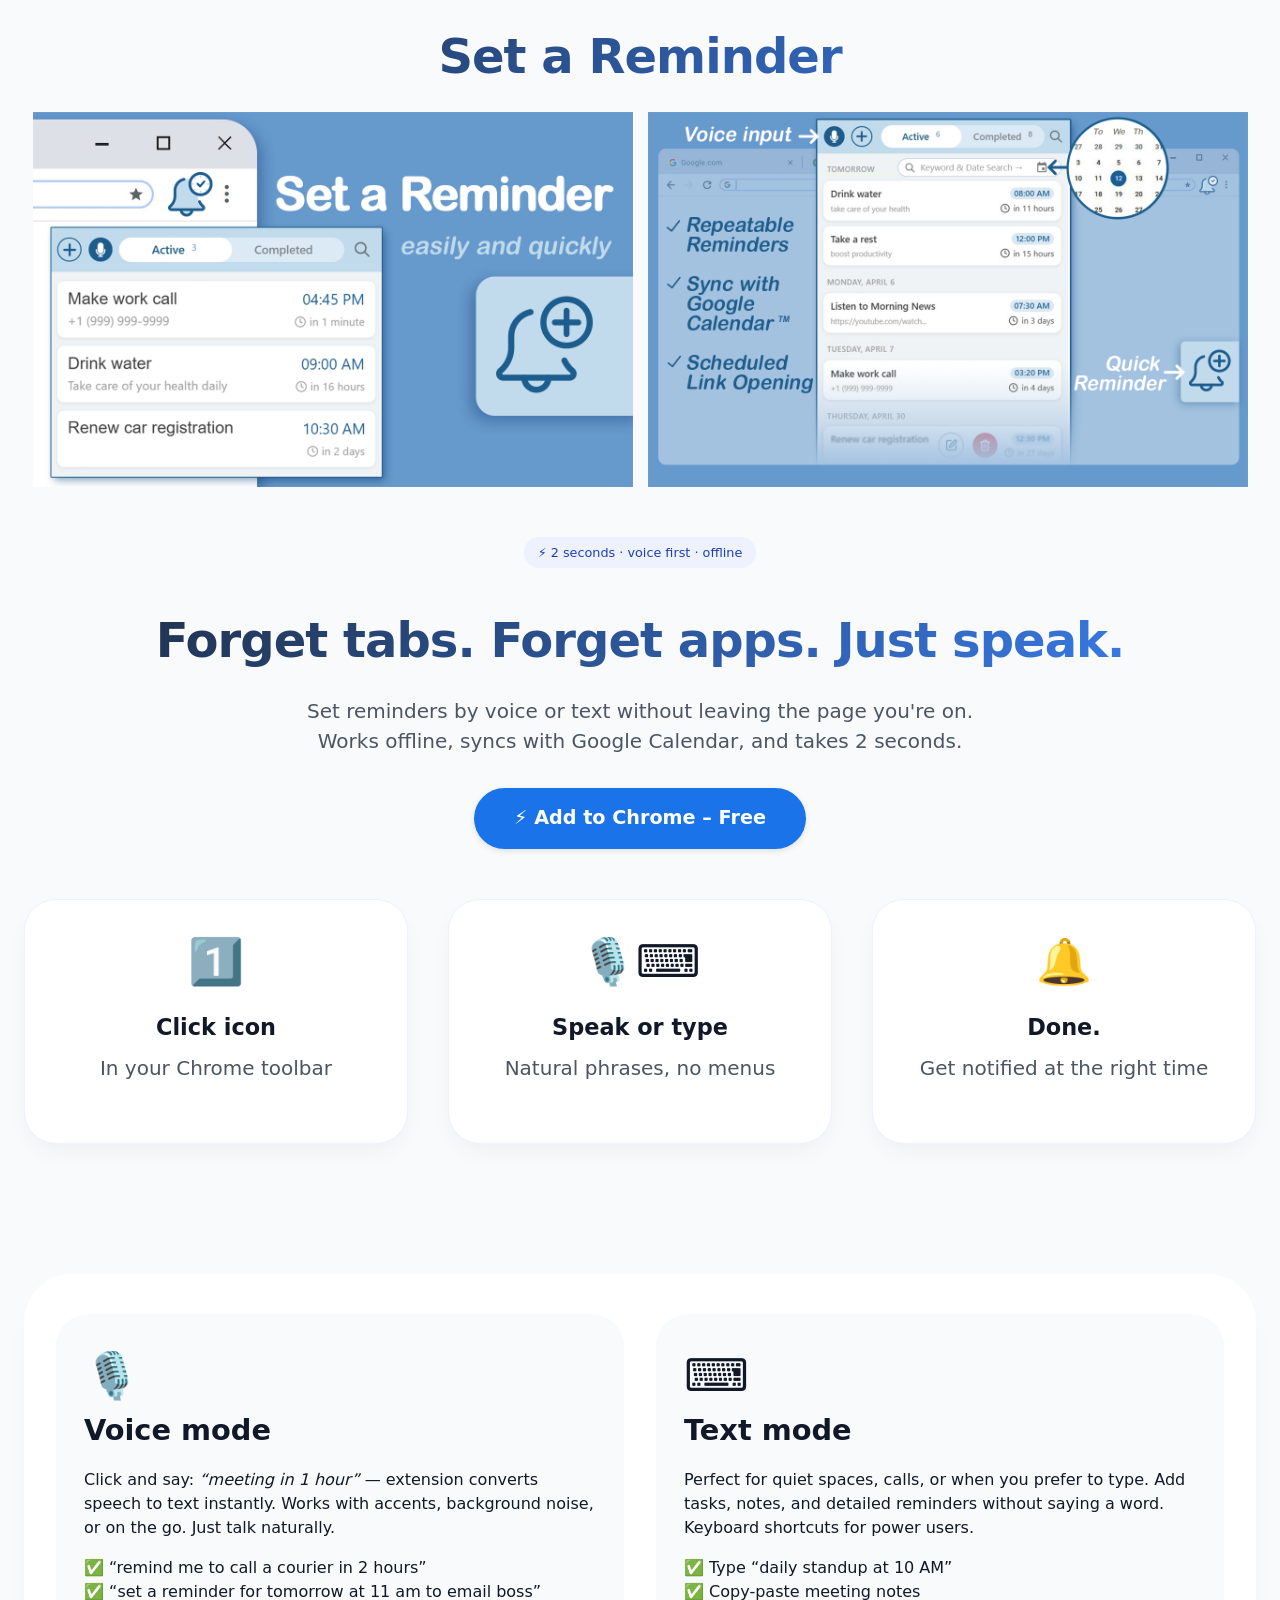
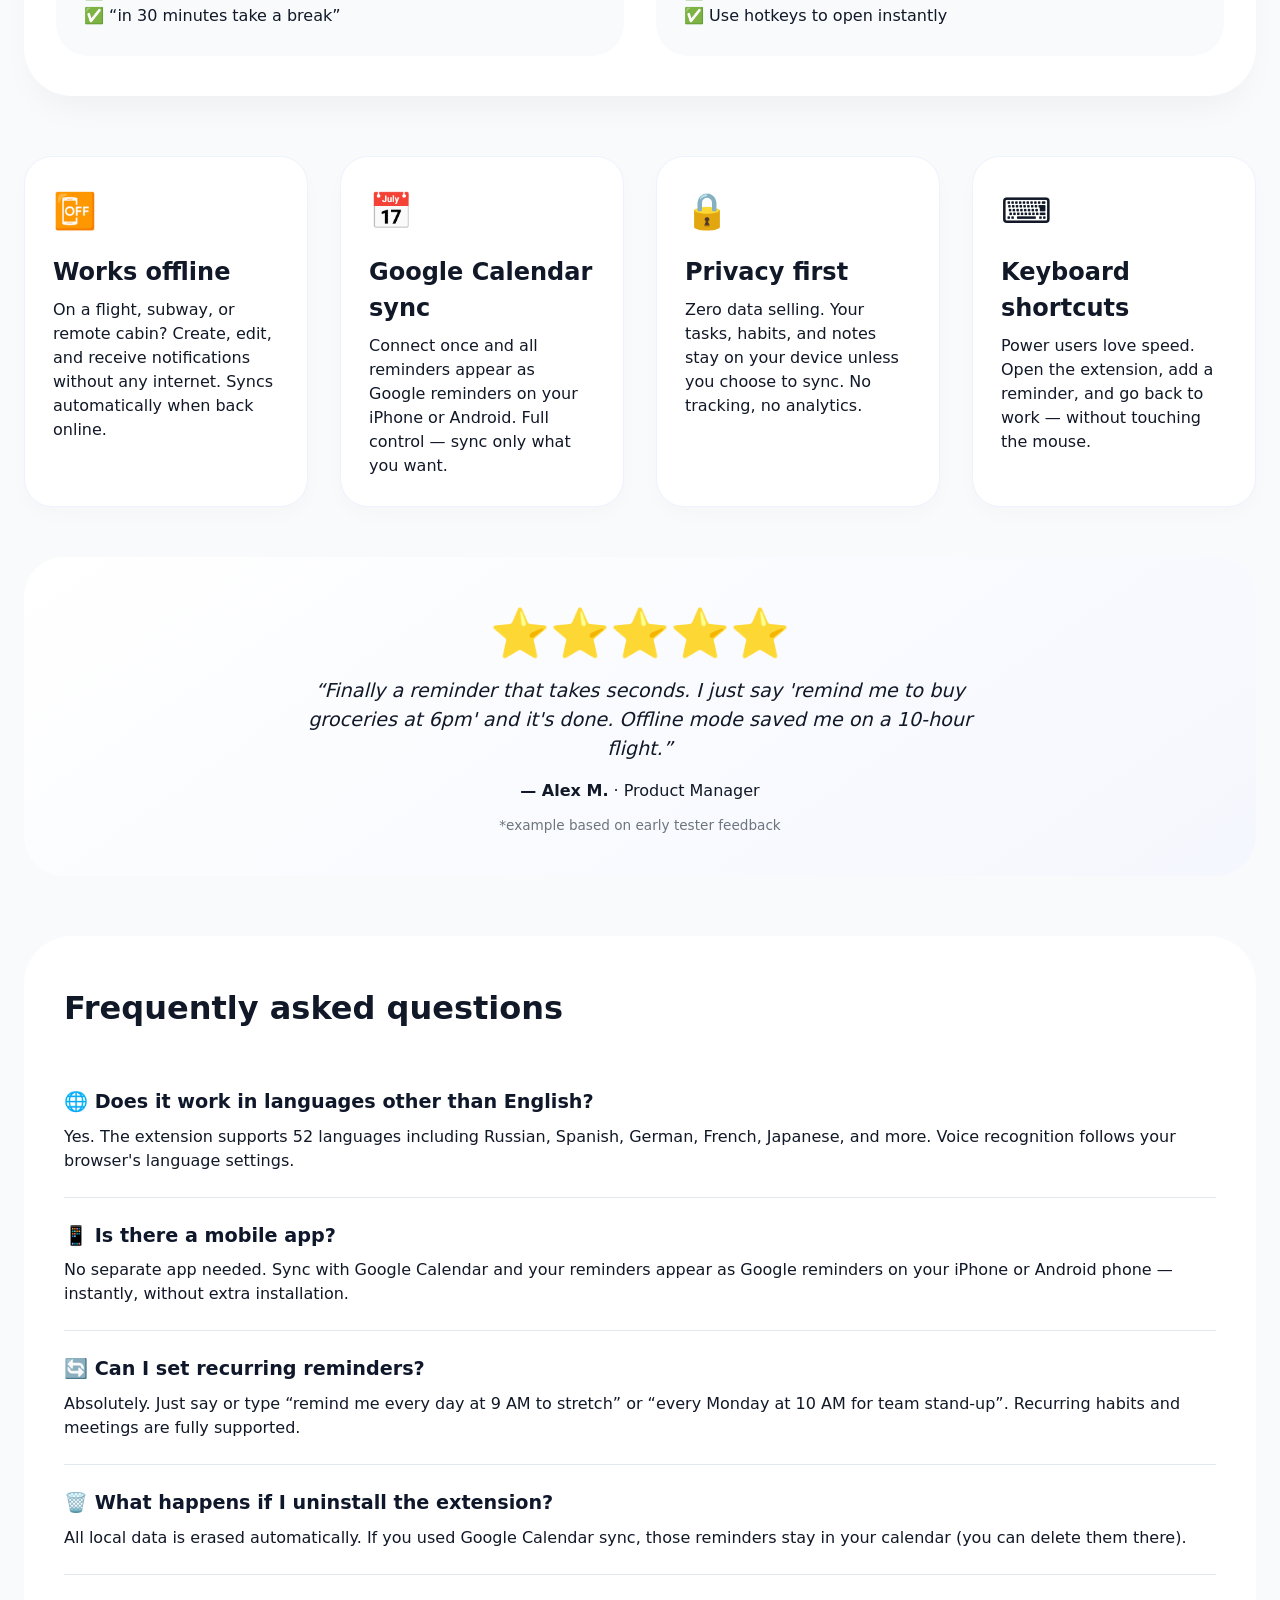
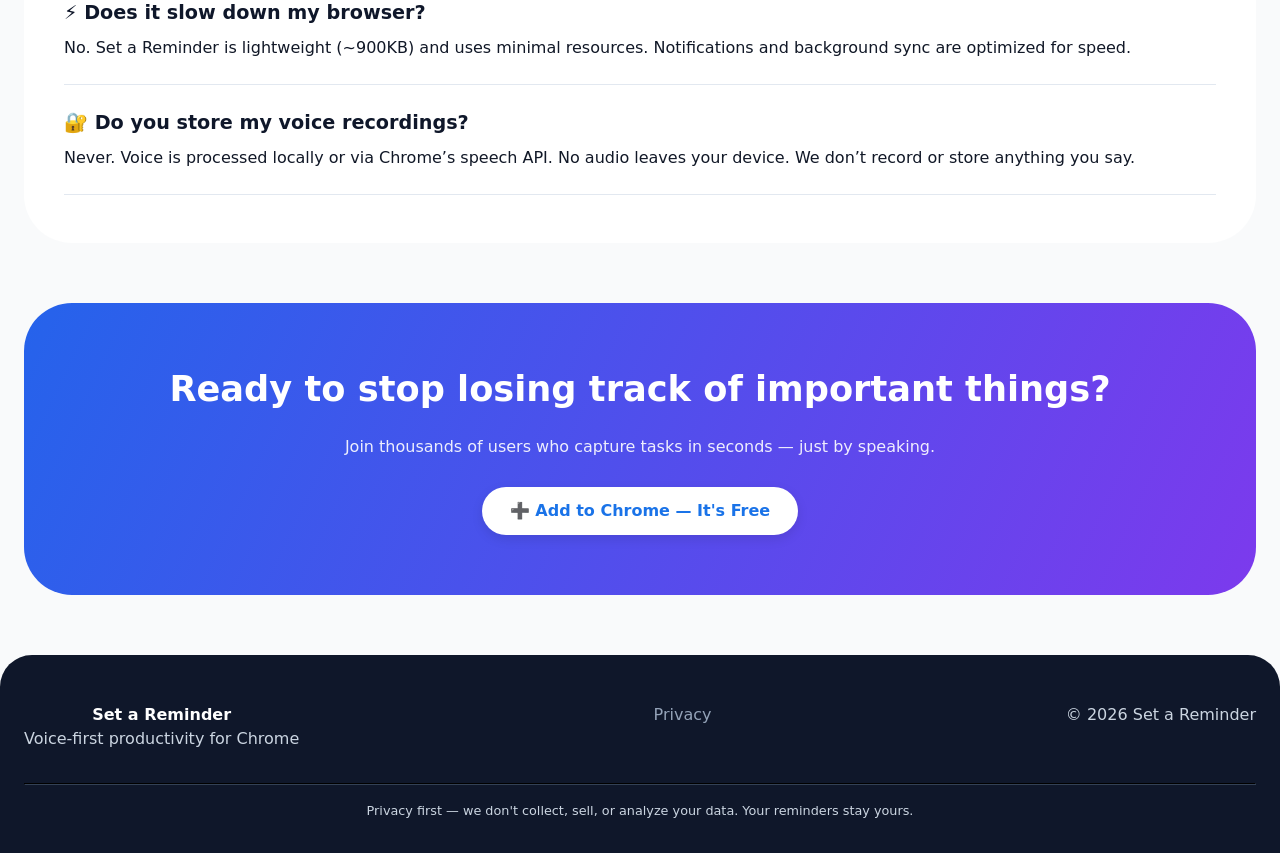
<file: index-en.html>
<!doctype html>
<html lang="en">
<head>
    <meta charset="UTF-8">
    <meta name="viewport" content="width=device-width, user-scalable=no, initial-scale=1.0, maximum-scale=1.0, minimum-scale=1.0">
    <style>
        body{
            text-align: center;
        }
        main{
            text-align: left;
            /*white-space: pre-line;*/
        }
        .images{
            display: flex;
            flex-wrap: wrap;
            justify-content: center;
            margin: 10px;
            gap: 15px;
        }
        .images img{
            flex: 0 1 47%;
            min-width: 600px;
        }
        nav{
            font-size: 16px;
        }

        h1{
            padding-top: 20px;
        }

         * {
      margin: 0;
      padding: 0;
      box-sizing: border-box;
    }

    body {
      font-family: system-ui, -apple-system, 'Segoe UI', Roboto, 'Helvetica Neue', sans-serif;
      background: #f9fafb;
      color: #111827;
      line-height: 1.5;
      scroll-behavior: smooth;
    }

    .container {
      max-width: 1280px;
      margin: 0 auto;
      padding: 0 24px;
    }

    /* header */
    .header {
      background: white;
      border-bottom: 1px solid #e5e7eb;
      position: sticky;
      top: 0;
      z-index: 50;
      backdrop-filter: blur(8px);
      background: rgba(255,255,255,0.92);
    }
    .header-inner {
      display: flex;
      align-items: center;
      justify-content: space-between;
      padding: 16px 0;
      flex-wrap: wrap;
      gap: 16px;
    }
    .logo {
      display: flex;
      align-items: center;
      gap: 10px;
      font-size: 1.5rem;
      font-weight: 700;
    }
    .logo span {
      background: linear-gradient(135deg, #3b82f6, #8b5cf6);
      -webkit-background-clip: text;
      background-clip: text;
      color: transparent;
    }
    .btn-chrome {
      background: #1a73e8;
      color: white;
      border: none;
      padding: 12px 28px;
      border-radius: 40px;
      font-weight: 600;
      font-size: 1rem;
      cursor: pointer;
      transition: all 0.2s ease;
      box-shadow: 0 2px 6px rgba(0,0,0,0.1);
      text-decoration: none;
      display: inline-flex;
      align-items: center;
      gap: 8px;
    }
    .btn-chrome:hover {
      background: #0d5cbd;
      transform: scale(1.02);
      box-shadow: 0 8px 20px rgba(26,115,232,0.3);
    }
    .btn-large {
      padding: 16px 40px;
      font-size: 1.2rem;
    }
    .hero {
      padding: 40px 0 30px;
      text-align: center;
    }
    h1 {
      font-size: 3rem;
      font-weight: 800;
      letter-spacing: -0.02em;
      background: linear-gradient(135deg, #1e293b, #3b82f6);
      background-clip: text;
      -webkit-background-clip: text;
      color: transparent;
      margin-bottom: 20px;
    }
    .hero p {
      font-size: 1.25rem;
      color: #4b5563;
      max-width: 700px;
      margin: 0 auto 32px;
    }
    .steps {
      display: flex;
      flex-wrap: wrap;
      justify-content: center;
      gap: 40px;
      margin: 50px 0 40px;
    }
    .step-card {
      background: white;
      border-radius: 32px;
      padding: 28px 20px;
      text-align: center;
      flex: 1;
      min-width: 180px;
      box-shadow: 0 10px 25px -5px rgba(0,0,0,0.05);
      border: 1px solid #eef2ff;
    }
    .step-icon {
      font-size: 2.8rem;
      margin-bottom: 16px;
    }
    .step-card h3 {
      font-size: 1.4rem;
      margin-bottom: 8px;
    }
    .two-columns {
      display: flex;
      flex-wrap: wrap;
      gap: 32px;
      margin: 60px 0;
      background: white;
      border-radius: 48px;
      padding: 40px 32px;
      box-shadow: 0 20px 35px -12px rgba(0,0,0,0.05);
    }
    .mode {
      flex: 1;
      background: #f8fafc;
      border-radius: 32px;
      padding: 28px;
      transition: all 0.2s;
    }
    .mode h3 {
      font-size: 1.8rem;
      margin-bottom: 16px;
    }
    .feature-grid {
      display: grid;
      grid-template-columns: repeat(auto-fit, minmax(260px, 1fr));
      gap: 32px;
      margin: 30px 0;
    }
    .feature {
      background: white;
      border-radius: 28px;
      padding: 28px;
      box-shadow: 0 8px 20px rgba(0,0,0,0.02);
      border: 1px solid #eef2ff;
    }
    .feature h3 {
      font-size: 1.5rem;
      margin: 16px 0 8px;
    }
    .testimonial {
      background: linear-gradient(145deg, #ffffff, #f5f7fe);
      border-radius: 40px;
      padding: 40px 32px;
      margin: 50px 0;
      text-align: center;
    }
    .faq {
      background: white;
      border-radius: 48px;
      padding: 48px 40px;
      margin: 60px 0;
    }
    .faq-item {
      border-bottom: 1px solid #e2e8f0;
      padding: 24px 0;
    }
    .faq-question {
      font-weight: 700;
      font-size: 1.2rem;
      margin-bottom: 8px;
      color: #0f172a;
    }
    .footer {
      background: #0f172a;
      color: #cbd5e1;
      padding: 48px 0 32px;
      margin-top: 60px;
      border-radius: 32px 32px 0 0;
    }
    .footer a {
      color: #94a3b8;
      text-decoration: none;
    }
    .cta-section {
      background: linear-gradient(115deg, #2563eb, #7c3aed);
      border-radius: 48px;
      padding: 60px 32px;
      text-align: center;
      color: white;
      margin: 40px 0 20px;
    }
    .cta-section h2 {
      font-size: 2.2rem;
      margin-bottom: 20px;
    }
    @media (max-width: 700px) {
      .hero h1 { font-size: 2.2rem; }
      .container { padding: 0 20px; }
      .step-card { min-width: 140px; }
    }
    .badge {
      display: inline-block;
      background: #eef2ff;
      color: #1e40af;
      border-radius: 40px;
      padding: 6px 14px;
      font-size: 0.8rem;
      font-weight: 500;
      margin-bottom: 16px;
    }

    </style>

    <title>Set a Reminder – Voice & Text Reminders for Chrome</title>
  <meta name="description" content="Add reminders by voice or text directly in your browser. Works offline, syncs with Google Calendar, and respects your privacy. The fastest reminder extension for Chrome.">
  <meta name="keywords" content="voice reminder, text reminder, chrome extension, google calendar sync, offline reminders, task manager, productivity tool">
  <meta name="author" content="Set a Reminder">
  <meta property="og:title" content="Set a Reminder – Voice & Text Reminders for Chrome">
  <meta property="og:description" content="The fastest way to capture tasks by voice or text. Offline-ready, privacy-first, and syncs with Google Calendar.">
  <meta property="og:type" content="website">
  <meta property="og:image" content="https://scorpin46.github.io/set-a-reminder.github.io/slide1-en.png">
  <meta name="twitter:card" content="summary_large_image">
  
    <link rel="icon" type="image/png" href="favicon.svg">
</head>
<body>
    <h1>Set a Reminder</h1>
    <div class="images">
        <img src="en-1.png" alt="">
        <img src="en-2.png" alt="">
    </div>
    <main>
  <div class="container">
    <!-- Hero -->
    <section class="hero">
      <div class="badge">⚡ 2 seconds · voice first · offline</div>
      <h1>Forget tabs. Forget apps. Just speak.</h1>
      <p>Set reminders by voice or text without leaving the page you're on. Works offline, syncs with Google Calendar, and takes 2 seconds.</p>
      <a href="https://chromewebstore.google.com/detail/set-a-reminder/okbopdkididkejgihepekdmohfomnnhc" class="btn-chrome btn-large">
        ⚡ Add to Chrome – Free
      </a>
      <div class="steps">
        <div class="step-card"><div class="step-icon">1️⃣</div><h3>Click icon</h3><p>In your Chrome toolbar</p></div>
        <div class="step-card"><div class="step-icon">🎙️⌨️</div><h3>Speak or type</h3><p>Natural phrases, no menus</p></div>
        <div class="step-card"><div class="step-icon">🔔</div><h3>Done.</h3><p>Get notified at the right time</p></div>
      </div>
    </section>

    <!-- Two modes -->
    <section class="two-columns">
      <div class="mode">
        <div style="font-size: 2.8rem;">🎙️</div>
        <h3>Voice mode</h3>
        <p>Click and say: <em>“meeting in 1 hour”</em> — extension converts speech to text instantly. Works with accents, background noise, or on the go. Just talk naturally.</p>
        <ul style="margin-top: 16px; list-style: none; padding-left: 0;">
          <li>✅ “remind me to call a courier in 2 hours”</li>
          <li>✅ “set a reminder for tomorrow at 11 am to email boss”</li>
          <li>✅ “in 30 minutes take a break”</li>
        </ul>
      </div>
      <div class="mode">
        <div style="font-size: 2.8rem;">⌨️</div>
        <h3>Text mode</h3>
        <p>Perfect for quiet spaces, calls, or when you prefer to type. Add tasks, notes, and detailed reminders without saying a word. Keyboard shortcuts for power users.</p>
        <ul style="margin-top: 16px; list-style: none; padding-left: 0;">
          <li>✅ Type “daily standup at 10 AM”</li>
          <li>✅ Copy-paste meeting notes</li>
          <li>✅ Use hotkeys to open instantly</li>
        </ul>
      </div>
    </section>

    <!-- 4 core features grid -->
    <div class="feature-grid">
      <div class="feature"><div style="font-size: 2.2rem;">📴</div><h3>Works offline</h3><p>On a flight, subway, or remote cabin? Create, edit, and receive notifications without any internet. Syncs automatically when back online.</p></div>
      <div class="feature"><div style="font-size: 2.2rem;">📅</div><h3>Google Calendar sync</h3><p>Connect once and all reminders appear as Google reminders on your iPhone or Android. Full control — sync only what you want.</p></div>
      <div class="feature"><div style="font-size: 2.2rem;">🔒</div><h3>Privacy first</h3><p>Zero data selling. Your tasks, habits, and notes stay on your device unless you choose to sync. No tracking, no analytics.</p></div>
      <div class="feature"><div style="font-size: 2.2rem;">⌨️</div><h3>Keyboard shortcuts</h3><p>Power users love speed. Open the extension, add a reminder, and go back to work — without touching the mouse.</p></div>
    </div>

    <!-- Testimonial (example placeholder) -->
    <div class="testimonial">
      <div style="font-size: 3rem; margin-bottom: 8px;">⭐⭐⭐⭐⭐</div>
      <p style="font-size: 1.2rem; max-width: 700px; margin: 0 auto 16px;"><em>“Finally a reminder that takes seconds. I just say 'remind me to buy groceries at 6pm' and it's done. Offline mode saved me on a 10-hour flight.”</em></p>
      <p><strong>— Alex M.</strong> · Product Manager</p>
      <p style="font-size: 0.85rem; color: #6c757d; margin-top: 12px;">*example based on early tester feedback</p>
    </div>

    <!-- FAQ section unique content -->
    <div class="faq">
      <h2 style="font-size: 2rem; margin-bottom: 32px;">Frequently asked questions</h2>
      <div class="faq-item"><div class="faq-question">🌐 Does it work in languages other than English?</div><p>Yes. The extension supports 52 languages including Russian, Spanish, German, French, Japanese, and more. Voice recognition follows your browser's language settings.</p></div>
      <div class="faq-item"><div class="faq-question">📱 Is there a mobile app?</div><p>No separate app needed. Sync with Google Calendar and your reminders appear as Google reminders on your iPhone or Android phone — instantly, without extra installation.</p></div>
      <div class="faq-item"><div class="faq-question">🔄 Can I set recurring reminders?</div><p>Absolutely. Just say or type “remind me every day at 9 AM to stretch” or “every Monday at 10 AM for team stand-up”. Recurring habits and meetings are fully supported.</p></div>
      <div class="faq-item"><div class="faq-question">🗑️ What happens if I uninstall the extension?</div><p>All local data is erased automatically. If you used Google Calendar sync, those reminders stay in your calendar (you can delete them there).</p></div>
      <div class="faq-item"><div class="faq-question">⚡ Does it slow down my browser?</div><p>No. Set a Reminder is lightweight (~900KB) and uses minimal resources. Notifications and background sync are optimized for speed.</p></div>
      <div class="faq-item"><div class="faq-question">🔐 Do you store my voice recordings?</div><p>Never. Voice is processed locally or via Chrome’s speech API. No audio leaves your device. We don’t record or store anything you say.</p></div>
    </div>

    <!-- CTA Section before footer -->
    <div class="cta-section">
      <h2>Ready to stop losing track of important things?</h2>
      <p style="margin-bottom: 28px; opacity: 0.9;">Join thousands of users who capture tasks in seconds — just by speaking.</p>
      <a href="https://chromewebstore.google.com/detail/set-a-reminder/okbopdkididkejgihepekdmohfomnnhc" class="btn-chrome" style="background: white; color: #1a73e8; box-shadow: 0 4px 12px rgba(0,0,0,0.1);">➕ Add to Chrome — It's Free</a>
    </div>
  </div>
</main>

<footer class="footer">
  <div class="container">
    <div style="display: flex; flex-wrap: wrap; justify-content: space-between; gap: 30px;">
      <div><strong style="color: white;">Set a Reminder</strong><br>Voice-first productivity for Chrome</div>
      <div><a href="privacy.html">Privacy</a></div>
      <div><span>© 2026 Set a Reminder</span></div>
    </div>
    <hr style="margin: 32px 0 16px; border-color: #334155;">
    <p style="font-size: 0.8rem; text-align: center;">Privacy first — we don't collect, sell, or analyze your data. Your reminders stay yours.</p>
  </div>
</footer>
</body>
</html>
</file>
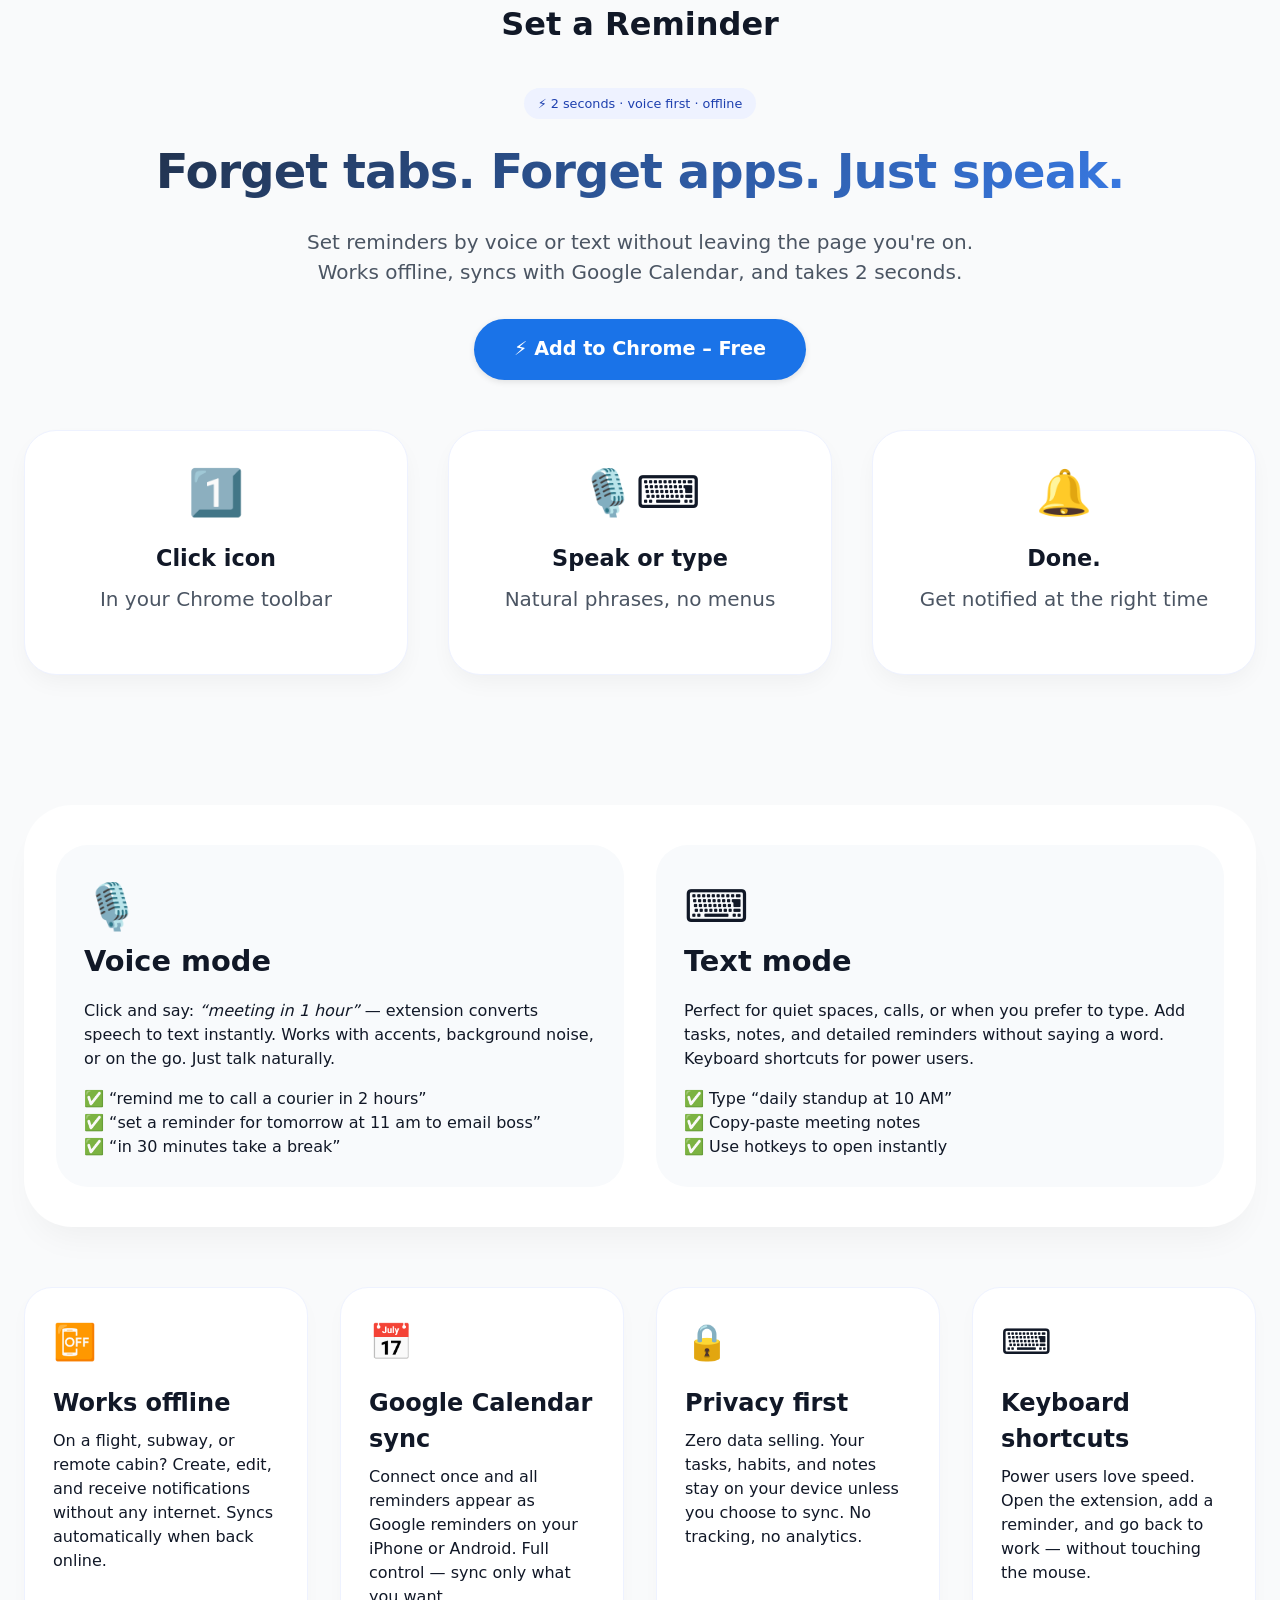
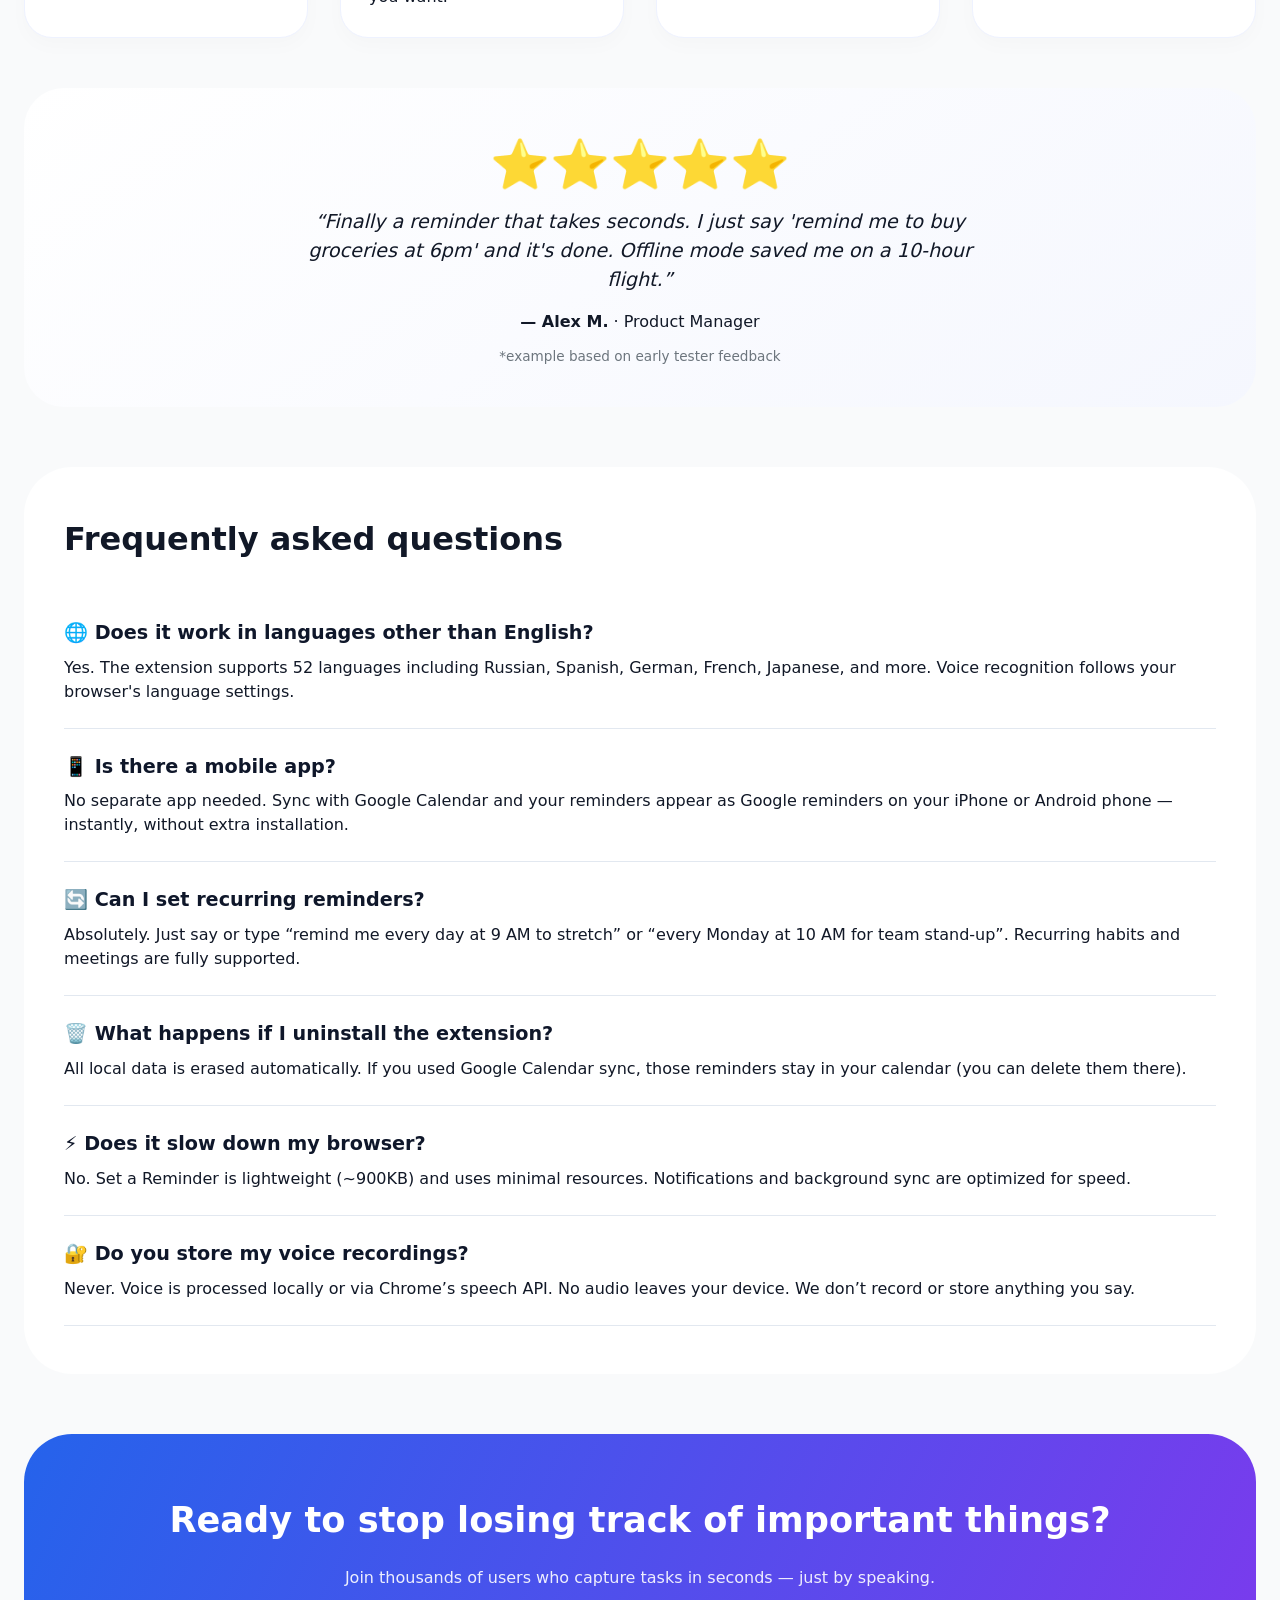
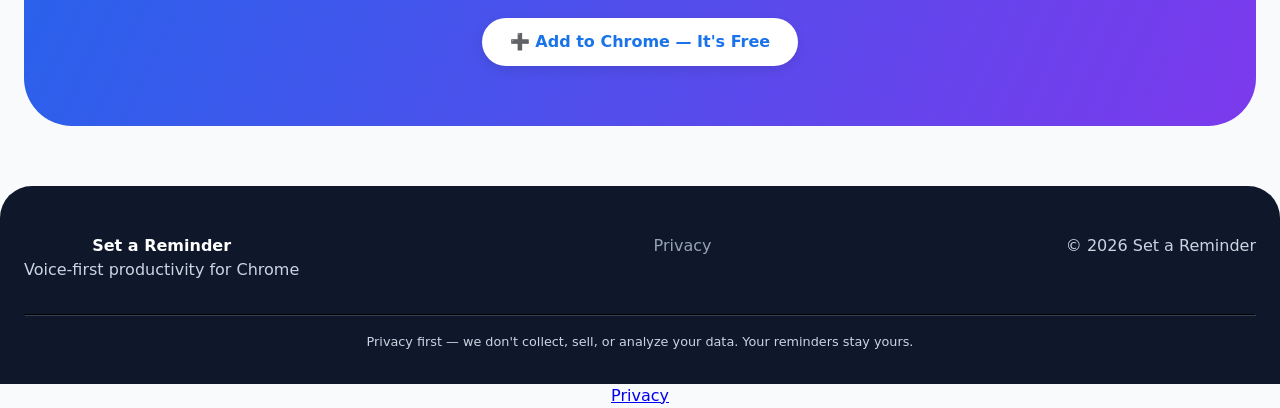
<file: index-lp.html>
<!doctype html>
<html lang="en">
<head>
    <meta charset="UTF-8">
    <meta name="viewport" content="width=device-width, user-scalable=no, initial-scale=1.0, maximum-scale=1.0, minimum-scale=1.0">
    <style>
        body{
            text-align: center;
        }
        main{
            text-align: left;
            /*white-space: pre-line;*/
        }
        .images{
            display: flex;
            flex-wrap: wrap;
            justify-content: center;
            margin: 10px;
            gap: 15px;
        }
        .images img{
            flex: 0 1 47%;
            min-width: 600px;
        }
        nav{
            font-size: 16px;
        }

         * {
      margin: 0;
      padding: 0;
      box-sizing: border-box;
    }

    body {
      font-family: system-ui, -apple-system, 'Segoe UI', Roboto, 'Helvetica Neue', sans-serif;
      background: #f9fafb;
      color: #111827;
      line-height: 1.5;
      scroll-behavior: smooth;
    }

    .container {
      max-width: 1280px;
      margin: 0 auto;
      padding: 0 24px;
    }

    /* header */
    .header {
      background: white;
      border-bottom: 1px solid #e5e7eb;
      position: sticky;
      top: 0;
      z-index: 50;
      backdrop-filter: blur(8px);
      background: rgba(255,255,255,0.92);
    }
    .header-inner {
      display: flex;
      align-items: center;
      justify-content: space-between;
      padding: 16px 0;
      flex-wrap: wrap;
      gap: 16px;
    }
    .logo {
      display: flex;
      align-items: center;
      gap: 10px;
      font-size: 1.5rem;
      font-weight: 700;
    }
    .logo span {
      background: linear-gradient(135deg, #3b82f6, #8b5cf6);
      -webkit-background-clip: text;
      background-clip: text;
      color: transparent;
    }
    .btn-chrome {
      background: #1a73e8;
      color: white;
      border: none;
      padding: 12px 28px;
      border-radius: 40px;
      font-weight: 600;
      font-size: 1rem;
      cursor: pointer;
      transition: all 0.2s ease;
      box-shadow: 0 2px 6px rgba(0,0,0,0.1);
      text-decoration: none;
      display: inline-flex;
      align-items: center;
      gap: 8px;
    }
    .btn-chrome:hover {
      background: #0d5cbd;
      transform: scale(1.02);
      box-shadow: 0 8px 20px rgba(26,115,232,0.3);
    }
    .btn-large {
      padding: 16px 40px;
      font-size: 1.2rem;
    }
    .hero {
      padding: 40px 0 30px;
      text-align: center;
    }
    .hero h1 {
      font-size: 3rem;
      font-weight: 800;
      letter-spacing: -0.02em;
      background: linear-gradient(135deg, #1e293b, #3b82f6);
      background-clip: text;
      -webkit-background-clip: text;
      color: transparent;
      margin-bottom: 20px;
    }
    .hero p {
      font-size: 1.25rem;
      color: #4b5563;
      max-width: 700px;
      margin: 0 auto 32px;
    }
    .steps {
      display: flex;
      flex-wrap: wrap;
      justify-content: center;
      gap: 40px;
      margin: 50px 0 40px;
    }
    .step-card {
      background: white;
      border-radius: 32px;
      padding: 28px 20px;
      text-align: center;
      flex: 1;
      min-width: 180px;
      box-shadow: 0 10px 25px -5px rgba(0,0,0,0.05);
      border: 1px solid #eef2ff;
    }
    .step-icon {
      font-size: 2.8rem;
      margin-bottom: 16px;
    }
    .step-card h3 {
      font-size: 1.4rem;
      margin-bottom: 8px;
    }
    .two-columns {
      display: flex;
      flex-wrap: wrap;
      gap: 32px;
      margin: 60px 0;
      background: white;
      border-radius: 48px;
      padding: 40px 32px;
      box-shadow: 0 20px 35px -12px rgba(0,0,0,0.05);
    }
    .mode {
      flex: 1;
      background: #f8fafc;
      border-radius: 32px;
      padding: 28px;
      transition: all 0.2s;
    }
    .mode h3 {
      font-size: 1.8rem;
      margin-bottom: 16px;
    }
    .feature-grid {
      display: grid;
      grid-template-columns: repeat(auto-fit, minmax(260px, 1fr));
      gap: 32px;
      margin: 30px 0;
    }
    .feature {
      background: white;
      border-radius: 28px;
      padding: 28px;
      box-shadow: 0 8px 20px rgba(0,0,0,0.02);
      border: 1px solid #eef2ff;
    }
    .feature h3 {
      font-size: 1.5rem;
      margin: 16px 0 8px;
    }
    .testimonial {
      background: linear-gradient(145deg, #ffffff, #f5f7fe);
      border-radius: 40px;
      padding: 40px 32px;
      margin: 50px 0;
      text-align: center;
    }
    .faq {
      background: white;
      border-radius: 48px;
      padding: 48px 40px;
      margin: 60px 0;
    }
    .faq-item {
      border-bottom: 1px solid #e2e8f0;
      padding: 24px 0;
    }
    .faq-question {
      font-weight: 700;
      font-size: 1.2rem;
      margin-bottom: 8px;
      color: #0f172a;
    }
    .footer {
      background: #0f172a;
      color: #cbd5e1;
      padding: 48px 0 32px;
      margin-top: 60px;
      border-radius: 32px 32px 0 0;
    }
    .footer a {
      color: #94a3b8;
      text-decoration: none;
    }
    .cta-section {
      background: linear-gradient(115deg, #2563eb, #7c3aed);
      border-radius: 48px;
      padding: 60px 32px;
      text-align: center;
      color: white;
      margin: 40px 0 20px;
    }
    .cta-section h2 {
      font-size: 2.2rem;
      margin-bottom: 20px;
    }
    @media (max-width: 700px) {
      .hero h1 { font-size: 2.2rem; }
      .container { padding: 0 20px; }
      .step-card { min-width: 140px; }
    }
    .badge {
      display: inline-block;
      background: #eef2ff;
      color: #1e40af;
      border-radius: 40px;
      padding: 6px 14px;
      font-size: 0.8rem;
      font-weight: 500;
      margin-bottom: 16px;
    }

    </style>

    <title>Set a Reminder – Voice & Text Reminders for Chrome</title>
  <meta name="description" content="Add reminders by voice or text directly in your browser. Works offline, syncs with Google Calendar, and respects your privacy. The fastest reminder extension for Chrome.">
  <meta name="keywords" content="voice reminder, text reminder, chrome extension, google calendar sync, offline reminders, task manager, productivity tool">
  <meta name="author" content="Set a Reminder">
  <meta property="og:title" content="Set a Reminder – Voice & Text Reminders for Chrome">
  <meta property="og:description" content="The fastest way to capture tasks by voice or text. Offline-ready, privacy-first, and syncs with Google Calendar.">
  <meta property="og:type" content="website">
  <meta property="og:image" content="https://scorpin46.github.io/set-a-reminder.github.io/banner.png">
  <meta name="twitter:card" content="summary_large_image">
  <link rel="icon" type="image/png" href="favicon.svg">
</head>
<body>
    <h1>Set a Reminder</h1>
    <main>
  <div class="container">
    <!-- Hero -->
    <section class="hero">
      <div class="badge">⚡ 2 seconds · voice first · offline</div>
      <h1>Forget tabs. Forget apps. Just speak.</h1>
      <p>Set reminders by voice or text without leaving the page you're on. Works offline, syncs with Google Calendar, and takes 2 seconds.</p>
      <a href="https://chromewebstore.google.com/detail/set-a-reminder/okbopdkididkejgihepekdmohfomnnhc" class="btn-chrome btn-large">
        ⚡ Add to Chrome – Free
      </a>
      <div class="steps">
        <div class="step-card"><div class="step-icon">1️⃣</div><h3>Click icon</h3><p>In your Chrome toolbar</p></div>
        <div class="step-card"><div class="step-icon">🎙️⌨️</div><h3>Speak or type</h3><p>Natural phrases, no menus</p></div>
        <div class="step-card"><div class="step-icon">🔔</div><h3>Done.</h3><p>Get notified at the right time</p></div>
      </div>
    </section>

    <!-- Two modes -->
    <section class="two-columns">
      <div class="mode">
        <div style="font-size: 2.8rem;">🎙️</div>
        <h3>Voice mode</h3>
        <p>Click and say: <em>“meeting in 1 hour”</em> — extension converts speech to text instantly. Works with accents, background noise, or on the go. Just talk naturally.</p>
        <ul style="margin-top: 16px; list-style: none; padding-left: 0;">
          <li>✅ “remind me to call a courier in 2 hours”</li>
          <li>✅ “set a reminder for tomorrow at 11 am to email boss”</li>
          <li>✅ “in 30 minutes take a break”</li>
        </ul>
      </div>
      <div class="mode">
        <div style="font-size: 2.8rem;">⌨️</div>
        <h3>Text mode</h3>
        <p>Perfect for quiet spaces, calls, or when you prefer to type. Add tasks, notes, and detailed reminders without saying a word. Keyboard shortcuts for power users.</p>
        <ul style="margin-top: 16px; list-style: none; padding-left: 0;">
          <li>✅ Type “daily standup at 10 AM”</li>
          <li>✅ Copy-paste meeting notes</li>
          <li>✅ Use hotkeys to open instantly</li>
        </ul>
      </div>
    </section>

    <!-- 4 core features grid -->
    <div class="feature-grid">
      <div class="feature"><div style="font-size: 2.2rem;">📴</div><h3>Works offline</h3><p>On a flight, subway, or remote cabin? Create, edit, and receive notifications without any internet. Syncs automatically when back online.</p></div>
      <div class="feature"><div style="font-size: 2.2rem;">📅</div><h3>Google Calendar sync</h3><p>Connect once and all reminders appear as Google reminders on your iPhone or Android. Full control — sync only what you want.</p></div>
      <div class="feature"><div style="font-size: 2.2rem;">🔒</div><h3>Privacy first</h3><p>Zero data selling. Your tasks, habits, and notes stay on your device unless you choose to sync. No tracking, no analytics.</p></div>
      <div class="feature"><div style="font-size: 2.2rem;">⌨️</div><h3>Keyboard shortcuts</h3><p>Power users love speed. Open the extension, add a reminder, and go back to work — without touching the mouse.</p></div>
    </div>

    <!-- Testimonial (example placeholder) -->
    <div class="testimonial">
      <div style="font-size: 3rem; margin-bottom: 8px;">⭐⭐⭐⭐⭐</div>
      <p style="font-size: 1.2rem; max-width: 700px; margin: 0 auto 16px;"><em>“Finally a reminder that takes seconds. I just say 'remind me to buy groceries at 6pm' and it's done. Offline mode saved me on a 10-hour flight.”</em></p>
      <p><strong>— Alex M.</strong> · Product Manager</p>
      <p style="font-size: 0.85rem; color: #6c757d; margin-top: 12px;">*example based on early tester feedback</p>
    </div>

    <!-- FAQ section unique content -->
    <div class="faq">
      <h2 style="font-size: 2rem; margin-bottom: 32px;">Frequently asked questions</h2>
      <div class="faq-item"><div class="faq-question">🌐 Does it work in languages other than English?</div><p>Yes. The extension supports 52 languages including Russian, Spanish, German, French, Japanese, and more. Voice recognition follows your browser's language settings.</p></div>
      <div class="faq-item"><div class="faq-question">📱 Is there a mobile app?</div><p>No separate app needed. Sync with Google Calendar and your reminders appear as Google reminders on your iPhone or Android phone — instantly, without extra installation.</p></div>
      <div class="faq-item"><div class="faq-question">🔄 Can I set recurring reminders?</div><p>Absolutely. Just say or type “remind me every day at 9 AM to stretch” or “every Monday at 10 AM for team stand-up”. Recurring habits and meetings are fully supported.</p></div>
      <div class="faq-item"><div class="faq-question">🗑️ What happens if I uninstall the extension?</div><p>All local data is erased automatically. If you used Google Calendar sync, those reminders stay in your calendar (you can delete them there).</p></div>
      <div class="faq-item"><div class="faq-question">⚡ Does it slow down my browser?</div><p>No. Set a Reminder is lightweight (~900KB) and uses minimal resources. Notifications and background sync are optimized for speed.</p></div>
      <div class="faq-item"><div class="faq-question">🔐 Do you store my voice recordings?</div><p>Never. Voice is processed locally or via Chrome’s speech API. No audio leaves your device. We don’t record or store anything you say.</p></div>
    </div>

    <!-- CTA Section before footer -->
    <div class="cta-section">
      <h2>Ready to stop losing track of important things?</h2>
      <p style="margin-bottom: 28px; opacity: 0.9;">Join thousands of users who capture tasks in seconds — just by speaking.</p>
      <a href="https://chromewebstore.google.com/detail/set-a-reminder/okbopdkididkejgihepekdmohfomnnhc" class="btn-chrome" style="background: white; color: #1a73e8; box-shadow: 0 4px 12px rgba(0,0,0,0.1);">➕ Add to Chrome — It's Free</a>
    </div>
  </div>
</main>

<footer class="footer">
  <div class="container">
    <div style="display: flex; flex-wrap: wrap; justify-content: space-between; gap: 30px;">
      <div><strong style="color: white;">Set a Reminder</strong><br>Voice-first productivity for Chrome</div>
      <div><a href="privacy.html">Privacy</a></div>
      <div><span>© 2026 Set a Reminder</span></div>
    </div>
    <hr style="margin: 32px 0 16px; border-color: #334155;">
    <p style="font-size: 0.8rem; text-align: center;">Privacy first — we don't collect, sell, or analyze your data. Your reminders stay yours.</p>
  </div>
</footer>
    <a href="privacy.html">Privacy</a>
</body>
</html>
</file>
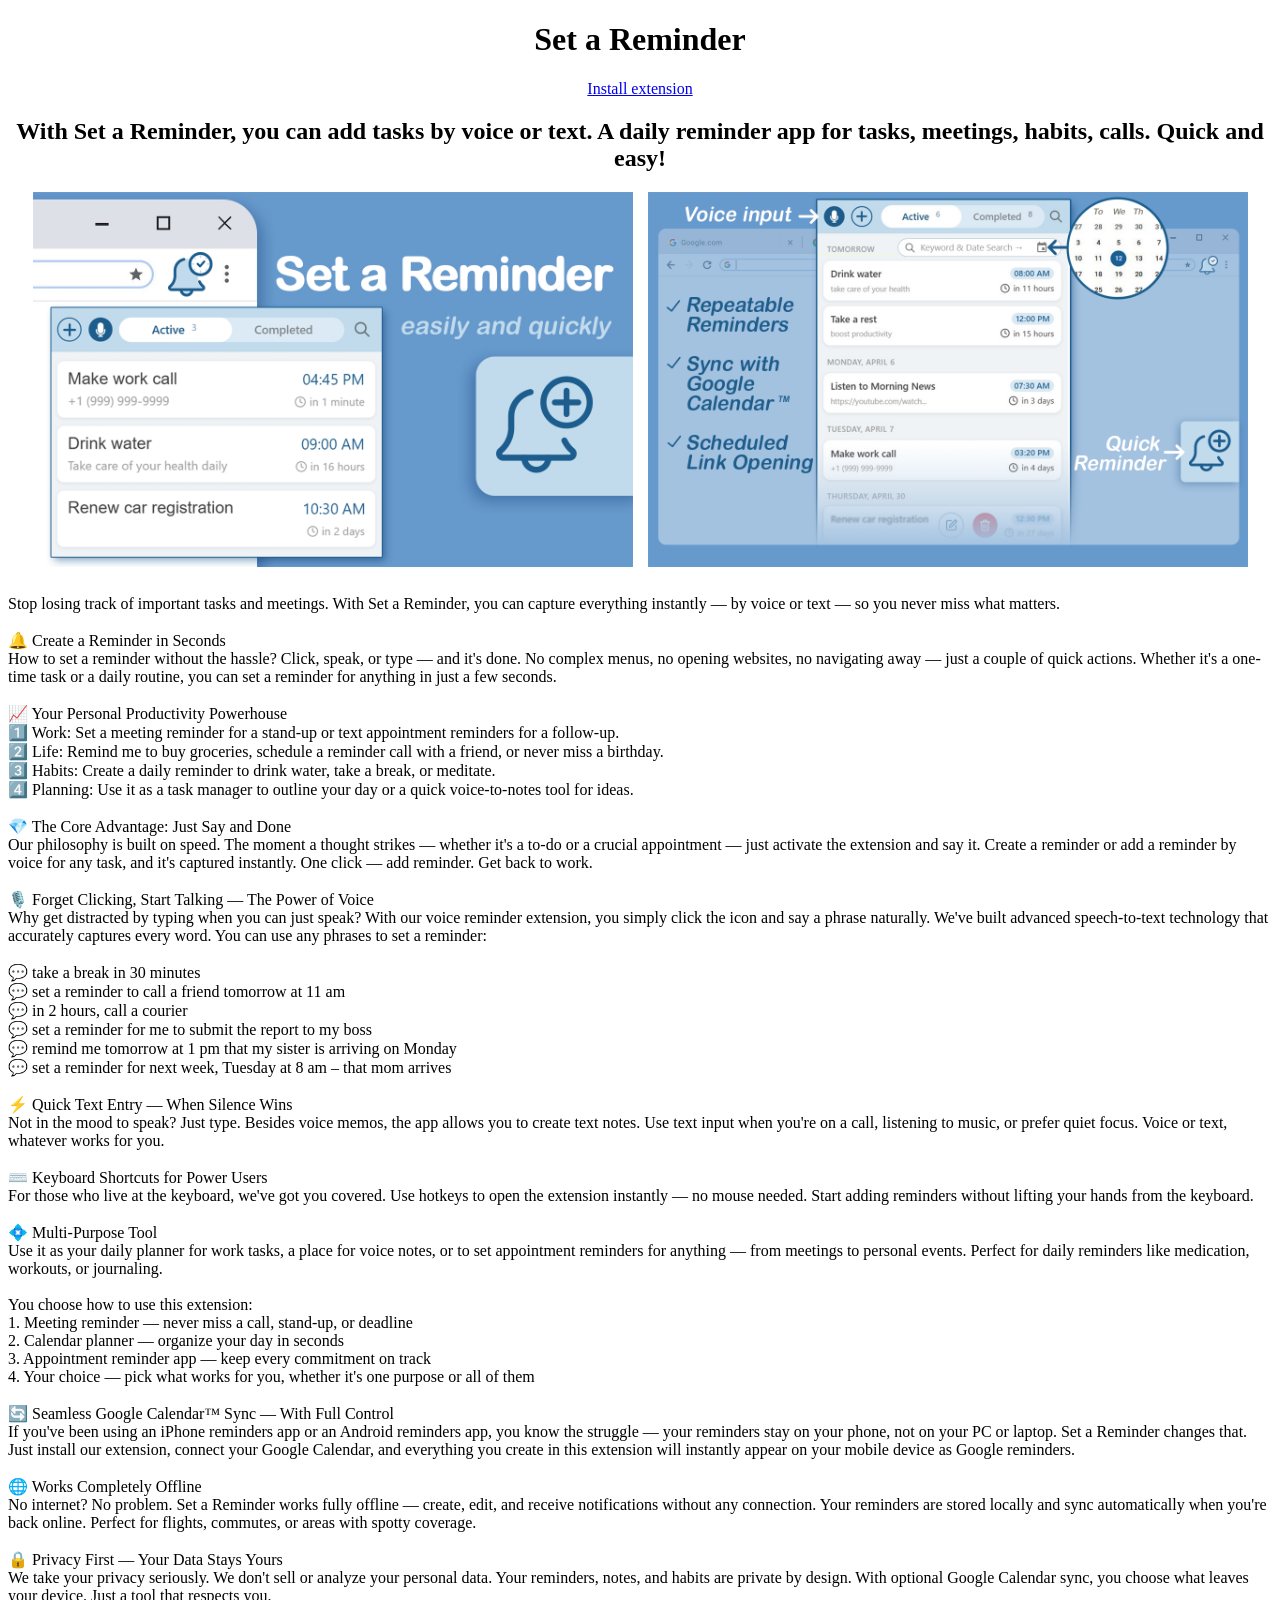
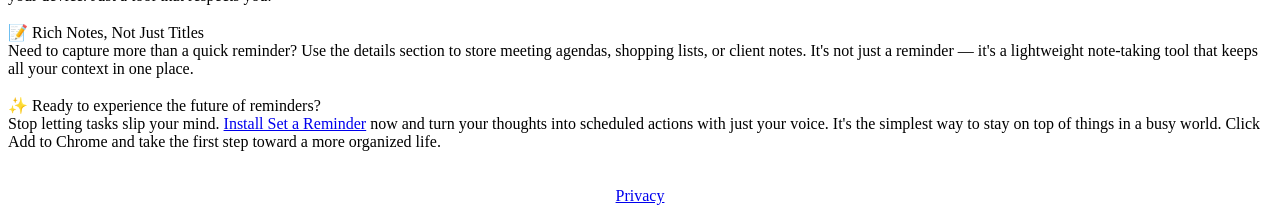
<file: index-old.html>
<!doctype html>
<html lang="en">
<head>
    <meta charset="UTF-8">
    <meta name="robots" content="noindex">
    <meta name="viewport" content="width=device-width, user-scalable=no, initial-scale=1.0, maximum-scale=1.0, minimum-scale=1.0">
    <title>Set a Reminder Chrome Extension</title>
    <style>
        body{
            text-align: center;
        }
        main{
            text-align: left;
            white-space: pre-line;
        }
        .images{
            display: flex;
            flex-wrap: wrap;
            justify-content: center;
            margin: 10px;
            gap: 15px;
        }
        .images img{
            flex: 0 1 47%;
            min-width: 600px;
        }
    </style>
</head>
<body>
    <h1>Set a Reminder</h1>
    <nav>
        <a href="https://chromewebstore.google.com/detail/set-a-reminder/okbopdkididkejgihepekdmohfomnnhc">Install extension</a>
    </nav>
    <h2>With Set a Reminder, you can add tasks by voice or text. A daily reminder app for tasks, meetings, habits, calls. Quick and easy!</h2>
    <div class="images">
        <img src="en-1.png" alt="">
        <img src="en-2.png" alt="">
    </div>

    <main>
        Stop losing track of important tasks and meetings. With Set a Reminder, you can capture everything instantly — by voice or text — so you never miss what matters.

        🔔 Create a Reminder in Seconds
        How to set a reminder without the hassle? Click, speak, or type — and it's done. No complex menus, no opening websites, no navigating away — just a couple of quick actions. Whether it's a one-time task or a daily routine, you can set a reminder for anything in just a few seconds.

        📈 Your Personal Productivity Powerhouse
        1️⃣ Work: Set a meeting reminder for a stand-up or text appointment reminders for a follow-up.
        2️⃣ Life: Remind me to buy groceries, schedule a reminder call with a friend, or never miss a birthday.
        3️⃣ Habits: Create a daily reminder to drink water, take a break, or meditate.
        4️⃣ Planning: Use it as a task manager to outline your day or a quick voice-to-notes tool for ideas.

        💎 The Core Advantage: Just Say and Done
        Our philosophy is built on speed. The moment a thought strikes — whether it's a to-do or a crucial appointment — just activate the extension and say it. Create a reminder or add a reminder by voice for any task, and it's captured instantly. One click — add reminder. Get back to work.

        🎙️ Forget Clicking, Start Talking — The Power of Voice
        Why get distracted by typing when you can just speak? With our voice reminder extension, you simply click the icon and say a phrase naturally. We've built advanced speech-to-text technology that accurately captures every word. You can use any phrases to set a reminder:

        💬 take a break in 30 minutes
        💬 set a reminder to call a friend tomorrow at 11 am
        💬 in 2 hours, call a courier
        💬 set a reminder for me to submit the report to my boss
        💬 remind me tomorrow at 1 pm that my sister is arriving on Monday
        💬 set a reminder for next week, Tuesday at 8 am – that mom arrives

        ⚡ Quick Text Entry — When Silence Wins
        Not in the mood to speak? Just type. Besides voice memos, the app allows you to create text notes. Use text input when you're on a call, listening to music, or prefer quiet focus. Voice or text, whatever works for you.

        ⌨️ Keyboard Shortcuts for Power Users
        For those who live at the keyboard, we've got you covered. Use hotkeys to open the extension instantly — no mouse needed. Start adding reminders without lifting your hands from the keyboard.

        💠 Multi-Purpose Tool
        Use it as your daily planner for work tasks, a place for voice notes, or to set appointment reminders for anything — from meetings to personal events. Perfect for daily reminders like medication, workouts, or journaling.

        You choose how to use this extension:
        1. Meeting reminder — never miss a call, stand-up, or deadline
        2. Calendar planner — organize your day in seconds
        3. Appointment reminder app — keep every commitment on track
        4. Your choice — pick what works for you, whether it's one purpose or all of them

        🔄 Seamless Google Calendar™ Sync — With Full Control
        If you've been using an iPhone reminders app or an Android reminders app, you know the struggle — your reminders stay on your phone, not on your PC or laptop. Set a Reminder changes that. Just install our extension, connect your Google Calendar, and everything you create in this extension will instantly appear on your mobile device as Google reminders.

        🌐 Works Completely Offline
        No internet? No problem. Set a Reminder works fully offline — create, edit, and receive notifications without any connection. Your reminders are stored locally and sync automatically when you're back online. Perfect for flights, commutes, or areas with spotty coverage.

        🔒 Privacy First — Your Data Stays Yours
        We take your privacy seriously. We don't sell or analyze your personal data. Your reminders, notes, and habits are private by design. With optional Google Calendar sync, you choose what leaves your device. Just a tool that respects you.

        📝 Rich Notes, Not Just Titles
        Need to capture more than a quick reminder? Use the details section to store meeting agendas, shopping lists, or client notes. It's not just a reminder — it's a lightweight note-taking tool that keeps all your context in one place.

        ✨ Ready to experience the future of reminders?
        Stop letting tasks slip your mind. <a href="https://chromewebstore.google.com/detail/set-a-reminder/okbopdkididkejgihepekdmohfomnnhc">Install Set a Reminder</a> now and turn your thoughts into scheduled actions with just your voice. It's the simplest way to stay on top of things in a busy world. Click Add to Chrome and take the first step toward a more organized life.
    </main>
    <br>    <br>
    <a href="privacy.html">Privacy</a>
</body>
</html>
</file>
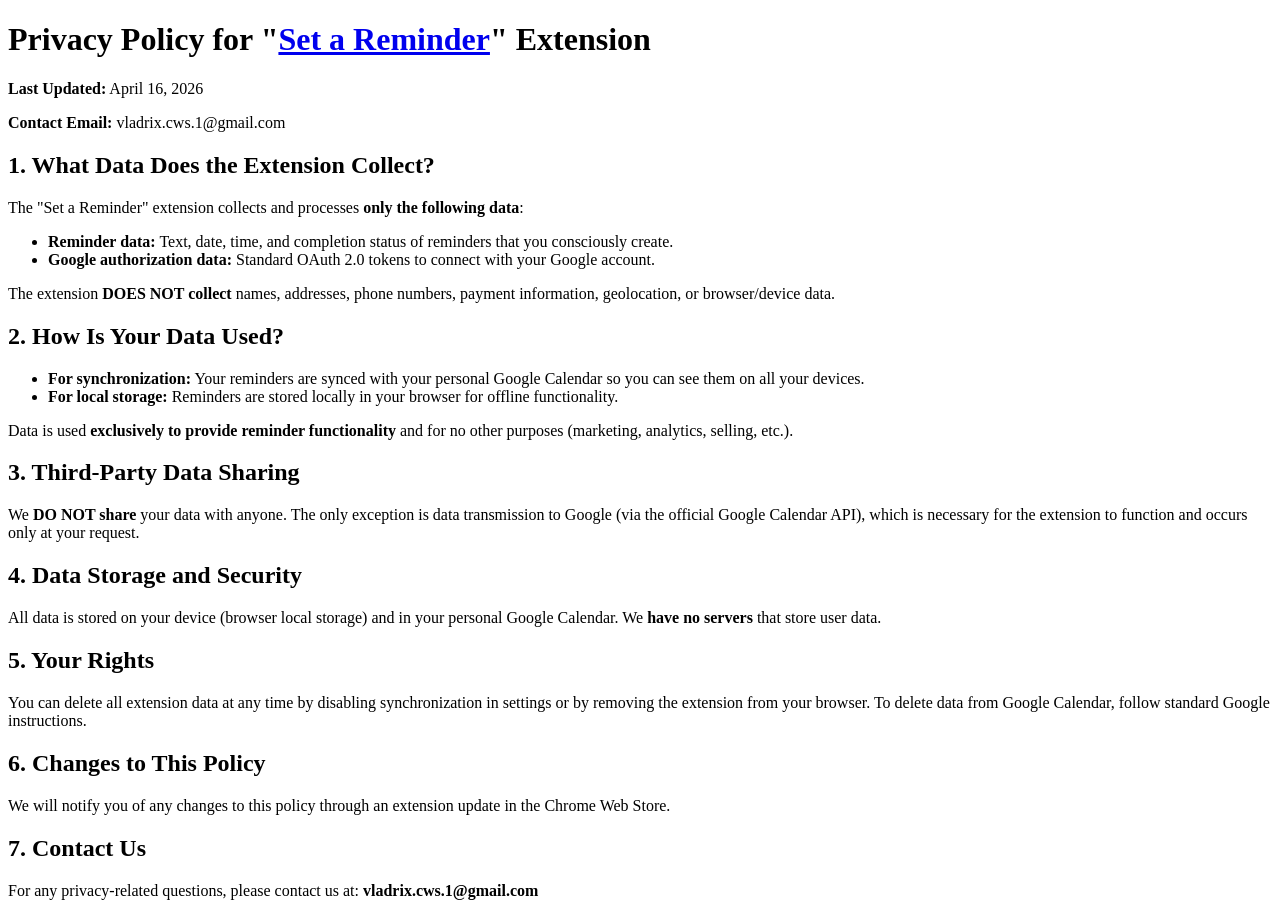
<file: privacy.html>
<!DOCTYPE html>
<html lang="en">
<head>
    <meta charset="UTF-8">
    <title>Privacy Policy - Set a Reminder</title>
    <meta name="robots" content="noindex">
</head>
<body>
    <h1>Privacy Policy for "<a href="https://chromewebstore.google.com/detail/set-a-reminder/okbopdkididkejgihepekdmohfomnnhc" target="_blank">Set a Reminder</a>" Extension</h1>
    <p><strong>Last Updated:</strong> April 16, 2026</p>
    <p><strong>Contact Email:</strong> vladrix.cws.1@gmail.com</p>

    <h2>1. What Data Does the Extension Collect?</h2>
    <p>The "Set a Reminder" extension collects and processes <strong>only the following data</strong>:</p>
    <ul>
        <li><strong>Reminder data:</strong> Text, date, time, and completion status of reminders that you consciously create.</li>
        <li><strong>Google authorization data:</strong> Standard OAuth 2.0 tokens to connect with your Google account.</li>
    </ul>
    <p>The extension <strong>DOES NOT collect</strong> names, addresses, phone numbers, payment information, geolocation, or browser/device data.</p>

    <h2>2. How Is Your Data Used?</h2>
    <ul>
        <li><strong>For synchronization:</strong> Your reminders are synced with your personal Google Calendar so you can see them on all your devices.</li>
        <li><strong>For local storage:</strong> Reminders are stored locally in your browser for offline functionality.</li>
    </ul>
    <p>Data is used <strong>exclusively to provide reminder functionality</strong> and for no other purposes (marketing, analytics, selling, etc.).</p>

    <h2>3. Third-Party Data Sharing</h2>
    <p>We <strong>DO NOT share</strong> your data with anyone. The only exception is data transmission to Google (via the official Google Calendar API), which is necessary for the extension to function and occurs only at your request.</p>

    <h2>4. Data Storage and Security</h2>
    <p>All data is stored on your device (browser local storage) and in your personal Google Calendar. We <strong>have no servers</strong> that store user data.</p>

    <h2>5. Your Rights</h2>
    <p>You can delete all extension data at any time by disabling synchronization in settings or by removing the extension from your browser. To delete data from Google Calendar, follow standard Google instructions.</p>

    <h2>6. Changes to This Policy</h2>
    <p>We will notify you of any changes to this policy through an extension update in the Chrome Web Store.</p>

    <h2>7. Contact Us</h2>
    <p>For any privacy-related questions, please contact us at: <strong>vladrix.cws.1@gmail.com</strong></p>
</body>
</html>
</file>
